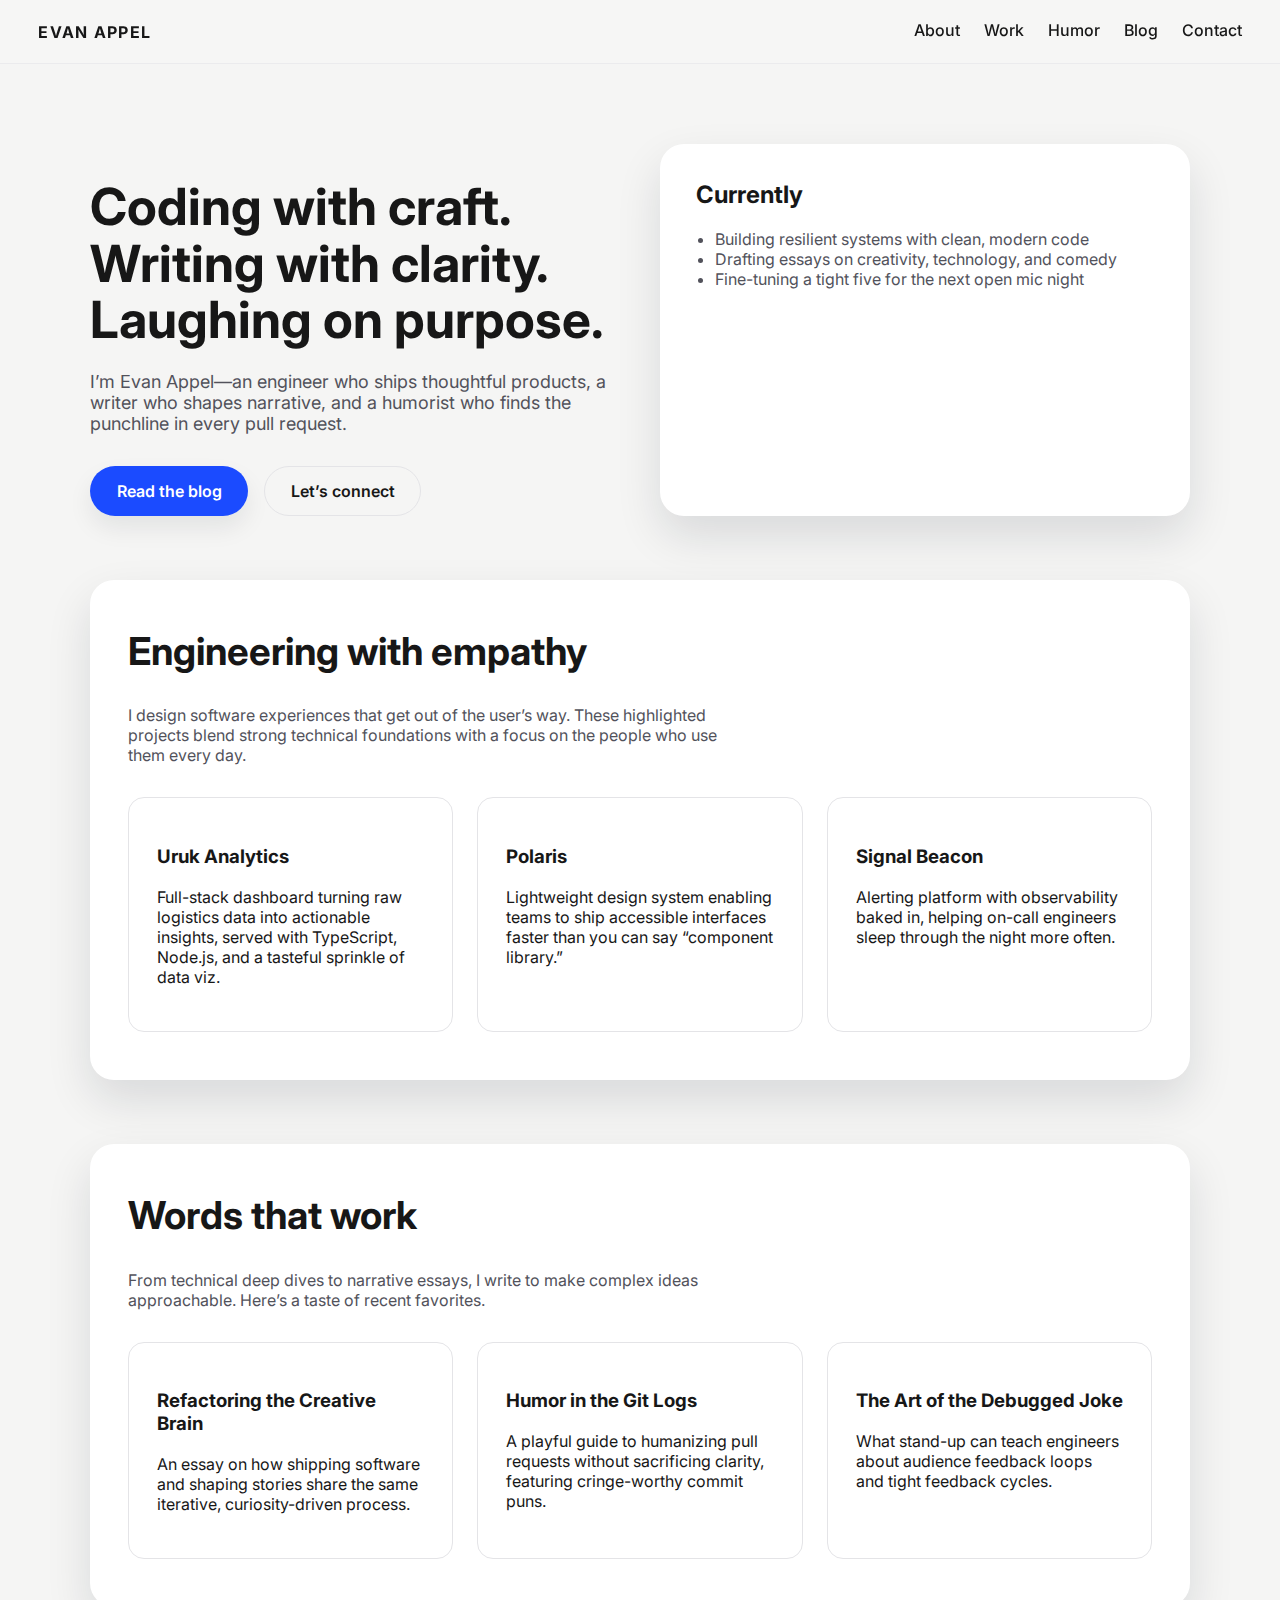
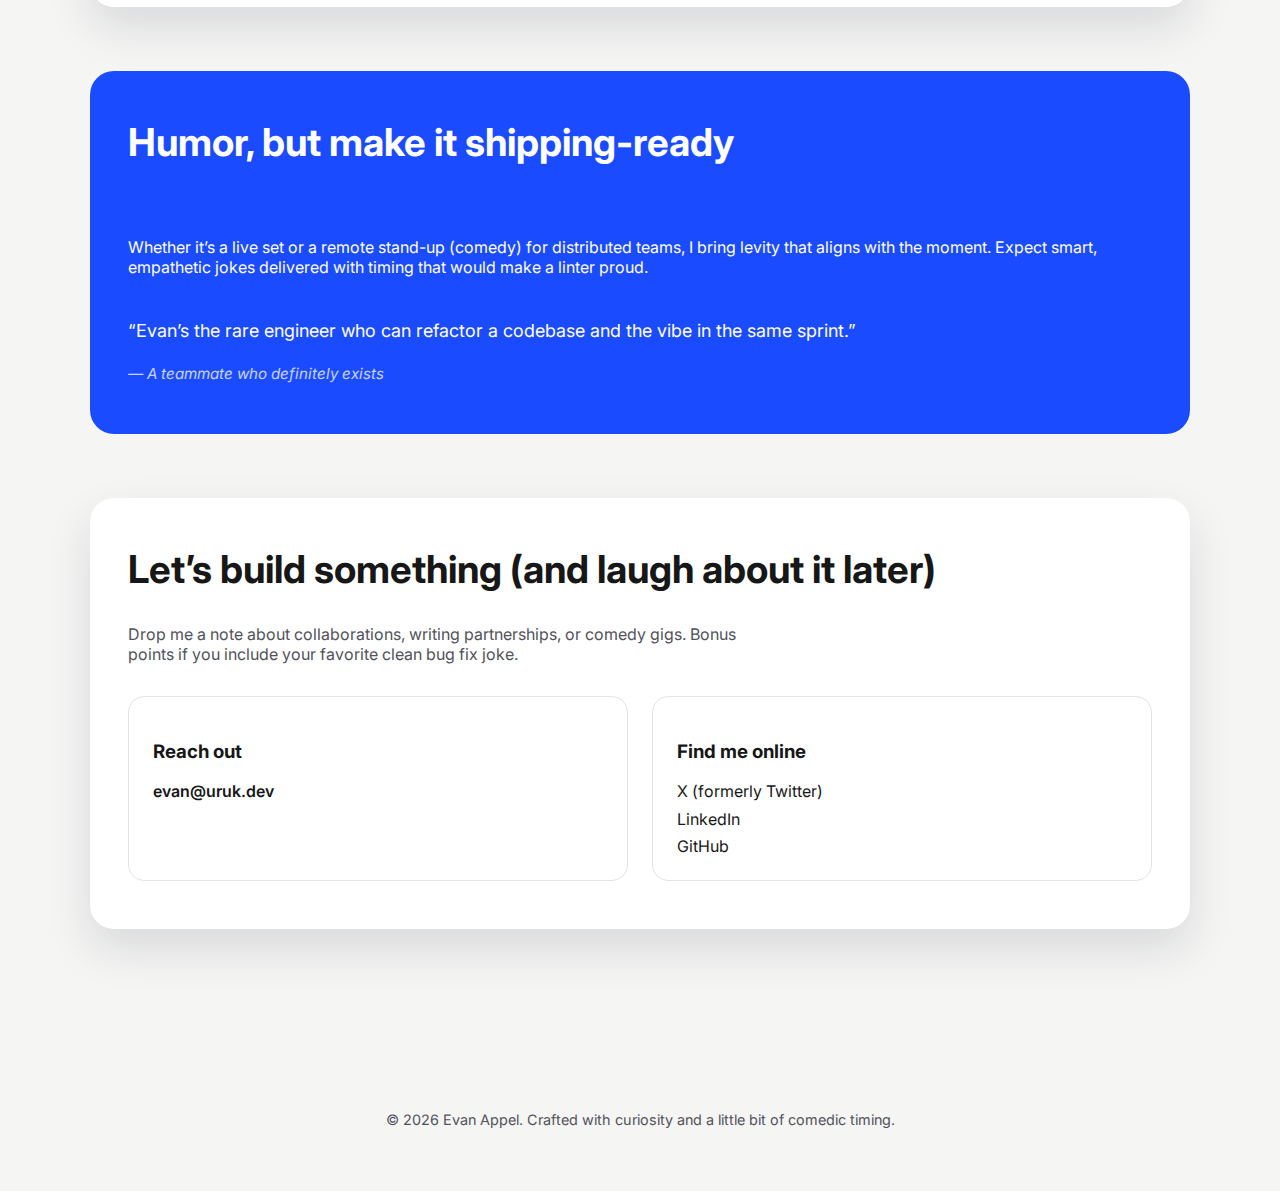
<file: index.html>
<!DOCTYPE html>
<html lang="en">
<head>
  <meta charset="UTF-8" />
  <meta name="viewport" content="width=device-width, initial-scale=1.0" />
  <title>Evan Appel | Coder · Writer · Humorist</title>
  <link rel="stylesheet" href="styles.css" />
  <link rel="preconnect" href="https://fonts.googleapis.com" />
  <link rel="preconnect" href="https://fonts.gstatic.com" crossorigin />
  <link href="https://fonts.googleapis.com/css2?family=Inter:wght@400;500;600;700&display=swap" rel="stylesheet" />
</head>
<body>
  <header class="site-header">
    <div class="logo">Evan Appel</div>
    <nav class="site-nav">
      <a href="#about">About</a>
      <a href="#work">Work</a>
      <a href="#humor">Humor</a>
      <a href="blog.html">Blog</a>
      <a href="#contact">Contact</a>
    </nav>
  </header>

  <main>
    <section class="hero" id="about">
      <div class="hero-text">
        <h1>Coding with craft. Writing with clarity. Laughing on purpose.</h1>
        <p>
          I’m Evan Appel—an engineer who ships thoughtful products, a writer who shapes narrative,
          and a humorist who finds the punchline in every pull request.
        </p>
        <div class="hero-actions">
          <a class="button primary" href="blog.html">Read the blog</a>
          <a class="button ghost" href="#contact">Let’s connect</a>
        </div>
      </div>
      <div class="hero-card">
        <h2>Currently</h2>
        <ul>
          <li>Building resilient systems with clean, modern code</li>
          <li>Drafting essays on creativity, technology, and comedy</li>
          <li>Fine-tuning a tight five for the next open mic night</li>
        </ul>
      </div>
    </section>

    <section class="section" id="work">
      <h2>Engineering with empathy</h2>
      <p class="section-intro">
        I design software experiences that get out of the user’s way. These highlighted projects blend
        strong technical foundations with a focus on the people who use them every day.
      </p>
      <div class="card-grid">
        <article class="card">
          <h3>Uruk Analytics</h3>
          <p>Full-stack dashboard turning raw logistics data into actionable insights, served with TypeScript, Node.js, and a tasteful sprinkle of data viz.</p>
        </article>
        <article class="card">
          <h3>Polaris</h3>
          <p>Lightweight design system enabling teams to ship accessible interfaces faster than you can say “component library.”</p>
        </article>
        <article class="card">
          <h3>Signal Beacon</h3>
          <p>Alerting platform with observability baked in, helping on-call engineers sleep through the night more often.</p>
        </article>
      </div>
    </section>

    <section class="section" id="writing">
      <h2>Words that work</h2>
      <p class="section-intro">
        From technical deep dives to narrative essays, I write to make complex ideas approachable. Here’s a taste of recent favorites.
      </p>
      <div class="card-grid">
        <article class="card">
          <h3>Refactoring the Creative Brain</h3>
          <p>An essay on how shipping software and shaping stories share the same iterative, curiosity-driven process.</p>
        </article>
        <article class="card">
          <h3>Humor in the Git Logs</h3>
          <p>A playful guide to humanizing pull requests without sacrificing clarity, featuring cringe-worthy commit puns.</p>
        </article>
        <article class="card">
          <h3>The Art of the Debugged Joke</h3>
          <p>What stand-up can teach engineers about audience feedback loops and tight feedback cycles.</p>
        </article>
      </div>
    </section>

    <section class="section accent" id="humor">
      <div class="humor-content">
        <h2>Humor, but make it shipping-ready</h2>
        <p>
          Whether it’s a live set or a remote stand-up (comedy) for distributed teams, I bring levity that aligns with the moment.
          Expect smart, empathetic jokes delivered with timing that would make a linter proud.
        </p>
        <blockquote>
          “Evan’s the rare engineer who can refactor a codebase and the vibe in the same sprint.”
          <cite>— A teammate who definitely exists</cite>
        </blockquote>
      </div>
    </section>

    <section class="section" id="contact">
      <h2>Let’s build something (and laugh about it later)</h2>
      <p class="section-intro">
        Drop me a note about collaborations, writing partnerships, or comedy gigs. Bonus points if you include your favorite clean bug fix joke.
      </p>
      <div class="contact-grid">
        <div class="contact-card">
          <h3>Reach out</h3>
          <a href="mailto:evan@uruk.dev" class="contact-link">evan@uruk.dev</a>
        </div>
        <div class="contact-card">
          <h3>Find me online</h3>
          <ul class="social-links">
            <li><a href="https://x.com/evanappel" target="_blank" rel="noopener">X (formerly Twitter)</a></li>
            <li><a href="https://www.linkedin.com/in/evanappel" target="_blank" rel="noopener">LinkedIn</a></li>
            <li><a href="https://github.com/evanappel" target="_blank" rel="noopener">GitHub</a></li>
          </ul>
        </div>
      </div>
    </section>
  </main>

  <footer class="site-footer">
    <p>© <span id="current-year"></span> Evan Appel. Crafted with curiosity and a little bit of comedic timing.</p>
  </footer>

  <script>
    document.getElementById('current-year').textContent = new Date().getFullYear();
  </script>
</body>
</html>
</file>
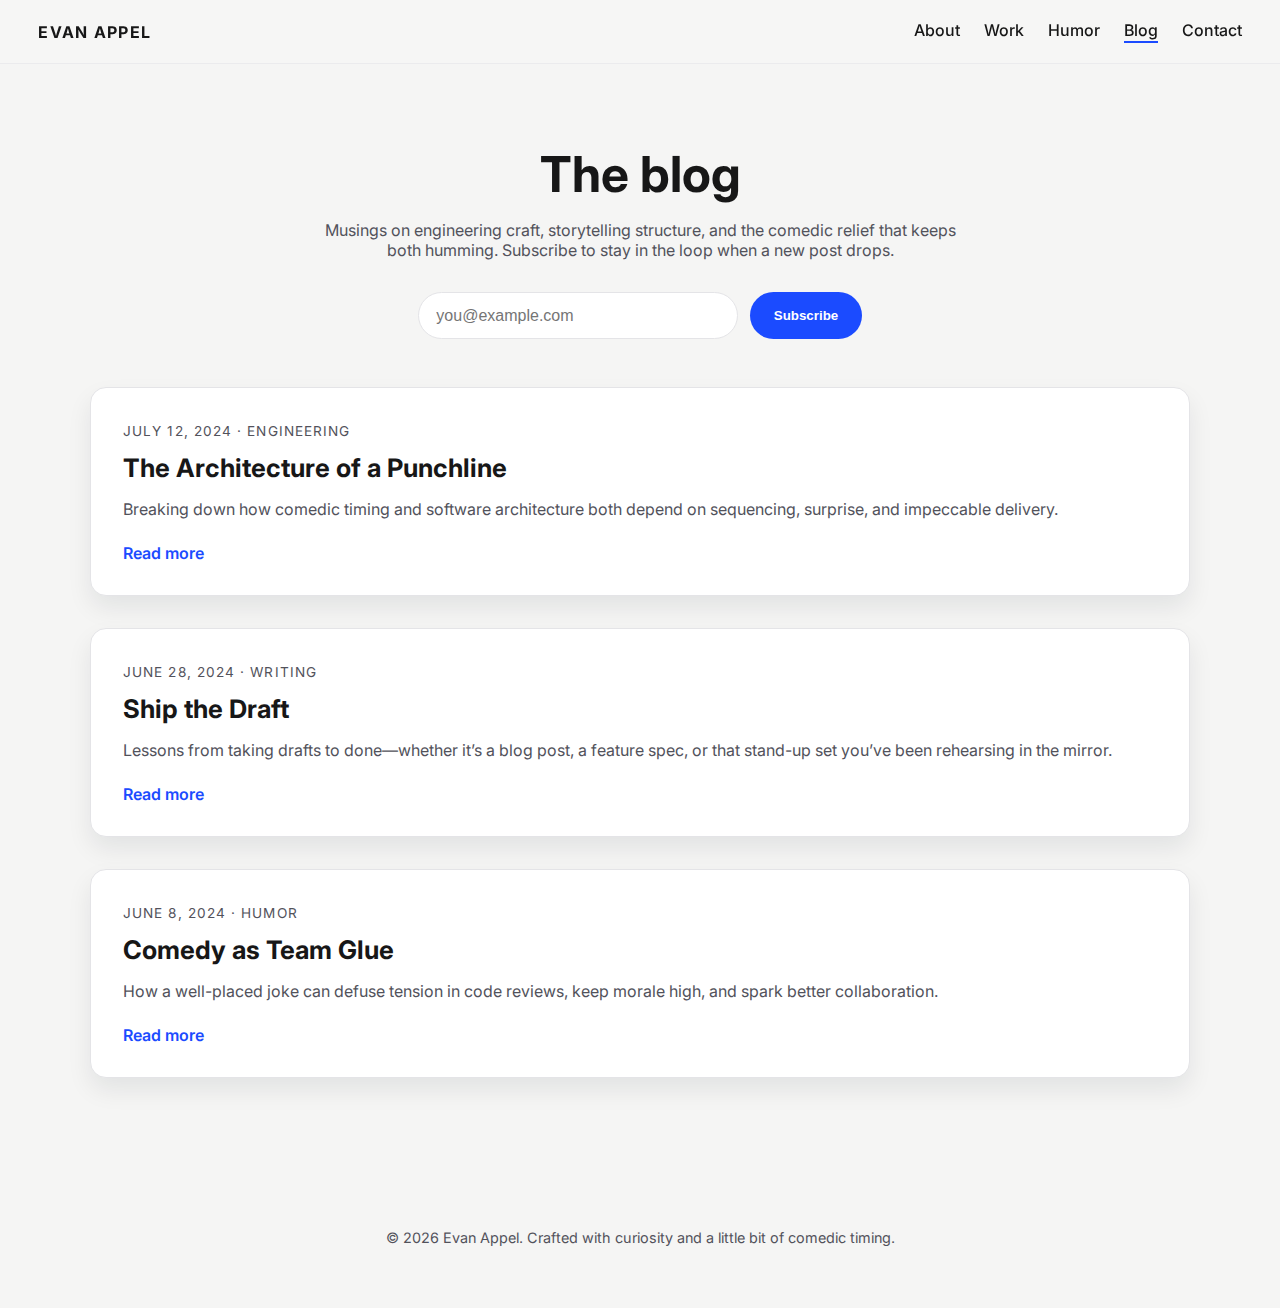
<file: blog.html>
<!DOCTYPE html>
<html lang="en">
<head>
  <meta charset="UTF-8" />
  <meta name="viewport" content="width=device-width, initial-scale=1.0" />
  <title>Evan Appel | Blog</title>
  <link rel="stylesheet" href="styles.css" />
  <link rel="preconnect" href="https://fonts.googleapis.com" />
  <link rel="preconnect" href="https://fonts.gstatic.com" crossorigin />
  <link href="https://fonts.googleapis.com/css2?family=Inter:wght@400;500;600;700&display=swap" rel="stylesheet" />
</head>
<body class="blog-page">
  <header class="site-header">
    <div class="logo">Evan Appel</div>
    <nav class="site-nav">
      <a href="index.html#about">About</a>
      <a href="index.html#work">Work</a>
      <a href="index.html#humor">Humor</a>
      <a href="blog.html" class="active">Blog</a>
      <a href="index.html#contact">Contact</a>
    </nav>
  </header>

  <main class="blog-main">
    <section class="blog-hero">
      <h1>The blog</h1>
      <p>
        Musings on engineering craft, storytelling structure, and the comedic relief that keeps both humming.
        Subscribe to stay in the loop when a new post drops.
      </p>
      <form class="subscribe-form">
        <label class="visually-hidden" for="email">Email address</label>
        <input type="email" id="email" name="email" placeholder="you@example.com" required />
        <button type="submit">Subscribe</button>
      </form>
    </section>

    <section class="blog-list">
      <article class="post-card">
        <span class="post-meta">July 12, 2024 · Engineering</span>
        <h2><a href="#">The Architecture of a Punchline</a></h2>
        <p>
          Breaking down how comedic timing and software architecture both depend on sequencing, surprise, and impeccable delivery.
        </p>
        <a class="read-more" href="#">Read more</a>
      </article>

      <article class="post-card">
        <span class="post-meta">June 28, 2024 · Writing</span>
        <h2><a href="#">Ship the Draft</a></h2>
        <p>
          Lessons from taking drafts to done—whether it’s a blog post, a feature spec, or that stand-up set you’ve been rehearsing in the mirror.
        </p>
        <a class="read-more" href="#">Read more</a>
      </article>

      <article class="post-card">
        <span class="post-meta">June 8, 2024 · Humor</span>
        <h2><a href="#">Comedy as Team Glue</a></h2>
        <p>
          How a well-placed joke can defuse tension in code reviews, keep morale high, and spark better collaboration.
        </p>
        <a class="read-more" href="#">Read more</a>
      </article>
    </section>
  </main>

  <footer class="site-footer">
    <p>© <span id="current-year"></span> Evan Appel. Crafted with curiosity and a little bit of comedic timing.</p>
  </footer>

  <script>
    document.getElementById('current-year').textContent = new Date().getFullYear();
  </script>
</body>
</html>
</file>
<file: styles.css>
:root {
  --color-background: #f5f5f4;
  --color-surface: #ffffff;
  --color-accent: #1b4bff;
  --color-accent-soft: #e5edff;
  --color-text: #171717;
  --color-muted: #52525b;
  --color-border: #e4e4e7;
  --max-width: 1100px;
  --radius-lg: 24px;
  --radius-md: 16px;
  --radius-sm: 12px;
  --shadow-lg: 0 20px 45px rgba(15, 23, 42, 0.12);
  --shadow-md: 0 12px 24px rgba(15, 23, 42, 0.08);
}

* {
  box-sizing: border-box;
}

body {
  margin: 0;
  font-family: 'Inter', system-ui, -apple-system, BlinkMacSystemFont, 'Segoe UI', sans-serif;
  background: var(--color-background);
  color: var(--color-text);
  -webkit-font-smoothing: antialiased;
}

img {
  max-width: 100%;
  display: block;
}

a {
  color: inherit;
  text-decoration: none;
}

a:hover,
a:focus {
  text-decoration: underline;
}

.site-header {
  position: sticky;
  top: 0;
  z-index: 100;
  display: flex;
  align-items: center;
  justify-content: space-between;
  padding: 1.25rem 3vw;
  background: rgba(245, 245, 244, 0.92);
  backdrop-filter: blur(12px);
  border-bottom: 1px solid rgba(228, 228, 231, 0.6);
}

.logo {
  font-weight: 700;
  letter-spacing: 0.08em;
  text-transform: uppercase;
}

.site-nav {
  display: flex;
  gap: 1.5rem;
  font-weight: 500;
}

.site-nav a {
  position: relative;
  padding-bottom: 0.2rem;
}

.site-nav a::after {
  content: '';
  position: absolute;
  left: 0;
  bottom: 0;
  width: 100%;
  height: 2px;
  background: transparent;
  transition: background 0.2s;
}

.site-nav a:hover::after,
.site-nav a:focus::after,
.site-nav a.active::after {
  background: var(--color-accent);
}

main {
  padding: 0 3vw 4rem;
}

.hero {
  display: grid;
  gap: 2.5rem;
  grid-template-columns: repeat(auto-fit, minmax(280px, 1fr));
  align-items: stretch;
  margin: 5rem auto 4rem;
  max-width: var(--max-width);
}

.hero-text h1 {
  font-size: clamp(2.5rem, 4vw, 3.5rem);
  line-height: 1.1;
  margin-bottom: 1.5rem;
}

.hero-text p {
  font-size: 1.125rem;
  color: var(--color-muted);
  margin-bottom: 2rem;
}

.hero-actions {
  display: flex;
  flex-wrap: wrap;
  gap: 1rem;
}

.button {
  display: inline-flex;
  align-items: center;
  justify-content: center;
  padding: 0.85rem 1.6rem;
  border-radius: 999px;
  font-weight: 600;
  border: 1px solid transparent;
  transition: transform 0.2s, box-shadow 0.2s;
}

.button.primary {
  background: var(--color-accent);
  color: #ffffff;
  box-shadow: var(--shadow-md);
}

.button.primary:hover,
.button.primary:focus {
  transform: translateY(-2px);
}

.button.ghost {
  border-color: var(--color-border);
  background: transparent;
  color: var(--color-text);
}

.button.ghost:hover,
.button.ghost:focus {
  border-color: var(--color-accent);
}

.hero-card {
  background: var(--color-surface);
  padding: 2.25rem;
  border-radius: var(--radius-lg);
  box-shadow: var(--shadow-lg);
  display: flex;
  flex-direction: column;
  gap: 1.25rem;
}

.hero-card h2 {
  margin: 0;
}

.hero-card ul {
  margin: 0;
  padding-left: 1.2rem;
  color: var(--color-muted);
}

.section {
  margin: 0 auto 4rem;
  padding: 3rem clamp(1.5rem, 3vw, 3rem);
  max-width: var(--max-width);
  background: var(--color-surface);
  border-radius: var(--radius-lg);
  box-shadow: var(--shadow-lg);
}

.section h2 {
  margin-top: 0;
  font-size: clamp(2rem, 3vw, 2.6rem);
}

.section-intro {
  max-width: 620px;
  color: var(--color-muted);
}

.card-grid {
  display: grid;
  gap: 1.5rem;
  grid-template-columns: repeat(auto-fit, minmax(220px, 1fr));
  margin-top: 2rem;
}

.card {
  padding: 1.75rem;
  border-radius: var(--radius-md);
  border: 1px solid var(--color-border);
  transition: border 0.2s, transform 0.2s;
  background: #ffffff;
}

.card:hover,
.card:focus-within {
  border-color: var(--color-accent);
  transform: translateY(-4px);
}

.section.accent {
  background: var(--color-accent);
  color: #ffffff;
  box-shadow: none;
}

.section.accent .humor-content {
  display: grid;
  gap: 1.5rem;
}

.section.accent blockquote {
  margin: 0;
  font-size: 1.125rem;
  line-height: 1.6;
}

.section.accent cite {
  display: block;
  margin-top: 1rem;
  font-size: 0.95rem;
  opacity: 0.75;
}

.contact-grid {
  display: grid;
  gap: 1.5rem;
  grid-template-columns: repeat(auto-fit, minmax(220px, 1fr));
  margin-top: 2rem;
}

.contact-card {
  padding: 1.5rem;
  border-radius: var(--radius-md);
  border: 1px solid var(--color-border);
  background: #ffffff;
}

.contact-link {
  display: inline-flex;
  align-items: center;
  gap: 0.5rem;
  font-weight: 600;
}

.social-links {
  list-style: none;
  padding: 0;
  margin: 0;
  display: grid;
  gap: 0.45rem;
}

.site-footer {
  text-align: center;
  padding: 2.5rem 3vw 3rem;
  font-size: 0.9rem;
  color: var(--color-muted);
}

.blog-page main {
  padding-bottom: 6rem;
}

.blog-hero {
  max-width: var(--max-width);
  margin: 5rem auto 3rem;
  text-align: center;
}

.blog-hero h1 {
  font-size: clamp(2.4rem, 4vw, 3.1rem);
  margin-bottom: 1rem;
}

.blog-hero p {
  max-width: 640px;
  margin: 0 auto 2rem;
  color: var(--color-muted);
}

.subscribe-form {
  display: inline-flex;
  flex-wrap: wrap;
  justify-content: center;
  gap: 0.75rem;
}

.subscribe-form input {
  padding: 0.85rem 1.1rem;
  border-radius: 999px;
  border: 1px solid var(--color-border);
  min-width: min(320px, 80vw);
  font-size: 1rem;
}

.subscribe-form button {
  padding: 0.85rem 1.5rem;
  border-radius: 999px;
  border: none;
  background: var(--color-accent);
  color: #ffffff;
  font-weight: 600;
  cursor: pointer;
}

.blog-list {
  max-width: var(--max-width);
  margin: 0 auto;
  display: grid;
  gap: 2rem;
}

.post-card {
  padding: 2rem;
  border-radius: var(--radius-md);
  border: 1px solid var(--color-border);
  background: #ffffff;
  box-shadow: var(--shadow-md);
  transition: transform 0.2s, border 0.2s;
}

.post-card:hover,
.post-card:focus-within {
  transform: translateY(-4px);
  border-color: var(--color-accent);
}

.post-meta {
  font-size: 0.85rem;
  text-transform: uppercase;
  letter-spacing: 0.08em;
  color: var(--color-muted);
}

.post-card h2 {
  margin: 0.75rem 0 0.5rem;
  font-size: 1.6rem;
}

.post-card p {
  color: var(--color-muted);
  margin-bottom: 1.5rem;
}

.read-more {
  font-weight: 600;
  color: var(--color-accent);
}

.visually-hidden {
  border: 0;
  clip: rect(0 0 0 0);
  height: 1px;
  margin: -1px;
  overflow: hidden;
  padding: 0;
  position: absolute;
  width: 1px;
}

@media (max-width: 720px) {
  .site-nav {
    font-size: 0.95rem;
    gap: 1rem;
  }

  .hero {
    margin-top: 3.5rem;
  }

  .section {
    padding: 2.25rem 1.5rem;
  }
}
</file>
